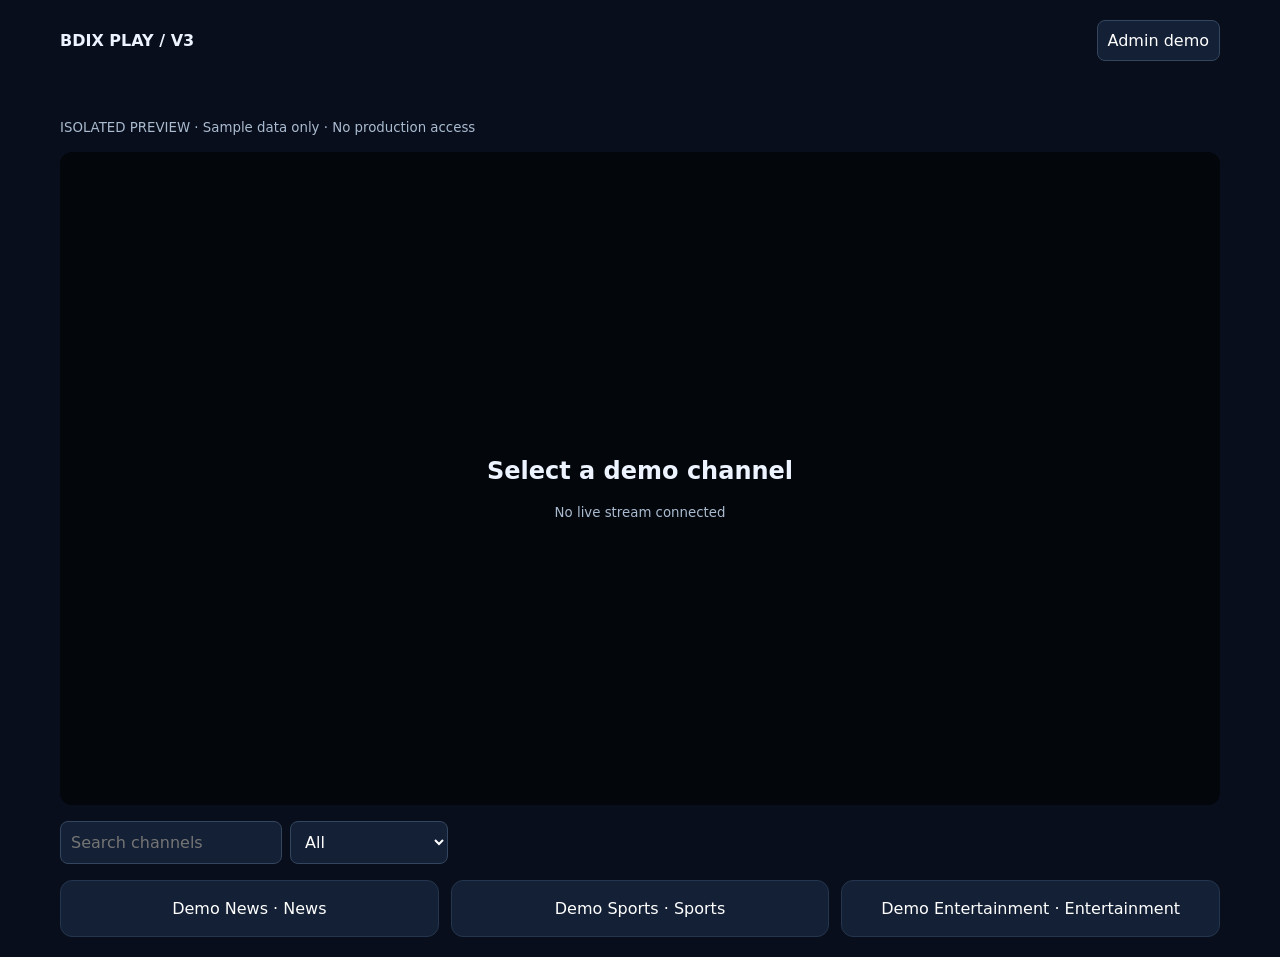
<file: v3-preview/index.html>
<!doctype html><html lang="en"><meta charset="utf-8"><meta name="viewport" content="width=device-width,initial-scale=1"><title>BDIX Play V3 preview</title><style>*{box-sizing:border-box}body{margin:0;background:#080e1b;color:#edf4ff;font:16px system-ui}header,main{padding:20px;max-width:1200px;margin:auto}header{display:flex;justify-content:space-between;align-items:center;gap:12px}button,input,select{font:inherit;padding:10px;border:1px solid #34465e;border-radius:8px;background:#142035;color:white}button{cursor:pointer}button:hover,button:focus-visible{border-color:#38bdf8}small{color:#aabbd0}h1{font-size:24px}.panel,.tile{background:#142035;border:1px solid #25354d;border-radius:12px;padding:18px}.screen{aspect-ratio:16/9;background:#03060b;display:grid;place-content:center;text-align:center;border-radius:12px}.grid{display:grid;grid-template-columns:repeat(auto-fit,minmax(145px,1fr));gap:12px}.bar{display:flex;gap:8px;flex-wrap:wrap;margin:16px 0}.layout{display:grid;grid-template-columns:210px 1fr;gap:18px}nav button{display:block;width:100%;text-align:left;margin-bottom:6px}input{max-width:100%}[hidden]{display:none!important}@media(max-width:650px){.layout{grid-template-columns:1fr}nav{display:flex;overflow:auto;gap:6px}nav button{width:auto;white-space:nowrap}header,main{padding:12px}}</style><header><strong>BDIX PLAY / V3</strong><button id="toggle">Admin demo</button></header><main><p><small>ISOLATED PREVIEW · Sample data only · No production access</small></p><section id="viewer"><div class="screen"><h1 id="selected">Select a demo channel</h1><small>No live stream connected</small></div><div class="bar"><input id="search" placeholder="Search channels" aria-label="Search channels"><select id="category" aria-label="Category"><option>All</option><option>News</option><option>Sports</option><option>Entertainment</option></select></div><div class="grid" id="channels"></div></section><section id="admin" hidden><div class="layout"><nav id="nav" aria-label="Admin demo navigation"></nav><div><h1 id="heading">Dashboard</h1><div id="content"></div></div></div></section></main><script>const $=id=>document.getElementById(id);const data=[{name:'Demo News',category:'News'},{name:'Demo Sports',category:'Sports'},{name:'Demo Entertainment',category:'Entertainment'}];function tile(name,detail){const b=document.createElement('button');b.className='tile';b.textContent=name+' · '+detail;return b}function render(){ $('channels').replaceChildren();for(const c of data.filter(c=>($('category').value==='All'||c.category===$('category').value)&&c.name.toLowerCase().includes($('search').value.toLowerCase()))){const b=tile(c.name,c.category);b.onclick=()=>$('selected').textContent=c.name;$('channels').append(b)}}$('search').oninput=render;$('category').onchange=render;render();$('toggle').onclick=()=>{const show=$('admin').hidden;$('admin').hidden=!show;$('viewer').hidden=show;$('toggle').textContent=show?'Viewer home':'Admin demo'};const pages=['Dashboard','Channels','M3U Import','Categories','Channel Health','Live Viewers','Customization','Security','Settings'];function page(p){$('heading').textContent=p;const el=$('content');el.replaceChildren();const panel=document.createElement('div');panel.className='panel';el.append(panel);if(p==='Dashboard'){panel.className='grid';for(const [n,v] of [['Demo channels',3],['Live viewers','Not connected'],['Playlists',0],['Categories',3]]){const d=document.createElement('div');d.className='tile';d.textContent=n+': '+v;panel.append(d)}}else if(p==='M3U Import'){const label=document.createElement('p');label.textContent='Local playlist metadata preview only. No streams fetched or published.';const f=document.createElement('input');f.type='file';f.accept='.m3u,.m3u8';const out=document.createElement('pre');out.style.whiteSpace='pre-wrap';f.onchange=async()=>{const file=f.files[0];if(!file)return;if(file.size>2000000){out.textContent='File too large';return}const lines=(await file.text()).split(/\r?\n/).filter(l=>l.startsWith('#EXTINF:'));out.textContent=[...new Set(lines.map(l=>l.slice(l.lastIndexOf(',')+1).trim()))].slice(0,200).join('\n')||'No channel metadata found'};panel.append(label,f,out)}else if(p==='Channels'||p==='Categories'){for(const c of data){const d=document.createElement('p');d.textContent=p==='Channels'?c.name:c.category;panel.append(d)}}else{panel.textContent=({Security:'Demo only. Real administrator authentication must be enforced server-side.',Settings:'Public viewing without vouchers is the proposed production mode.',Customization:'Brand and layout settings will require backend integration.', 'Channel Health':'No live health checks in this isolated preview.','Live Viewers':'No real viewer tracking in this preview.'})[p]}}for(const p of pages){const b=document.createElement('button');b.textContent=p;b.onclick=()=>page(p);$('nav').append(b)}page('Dashboard');</script></html>
</file>
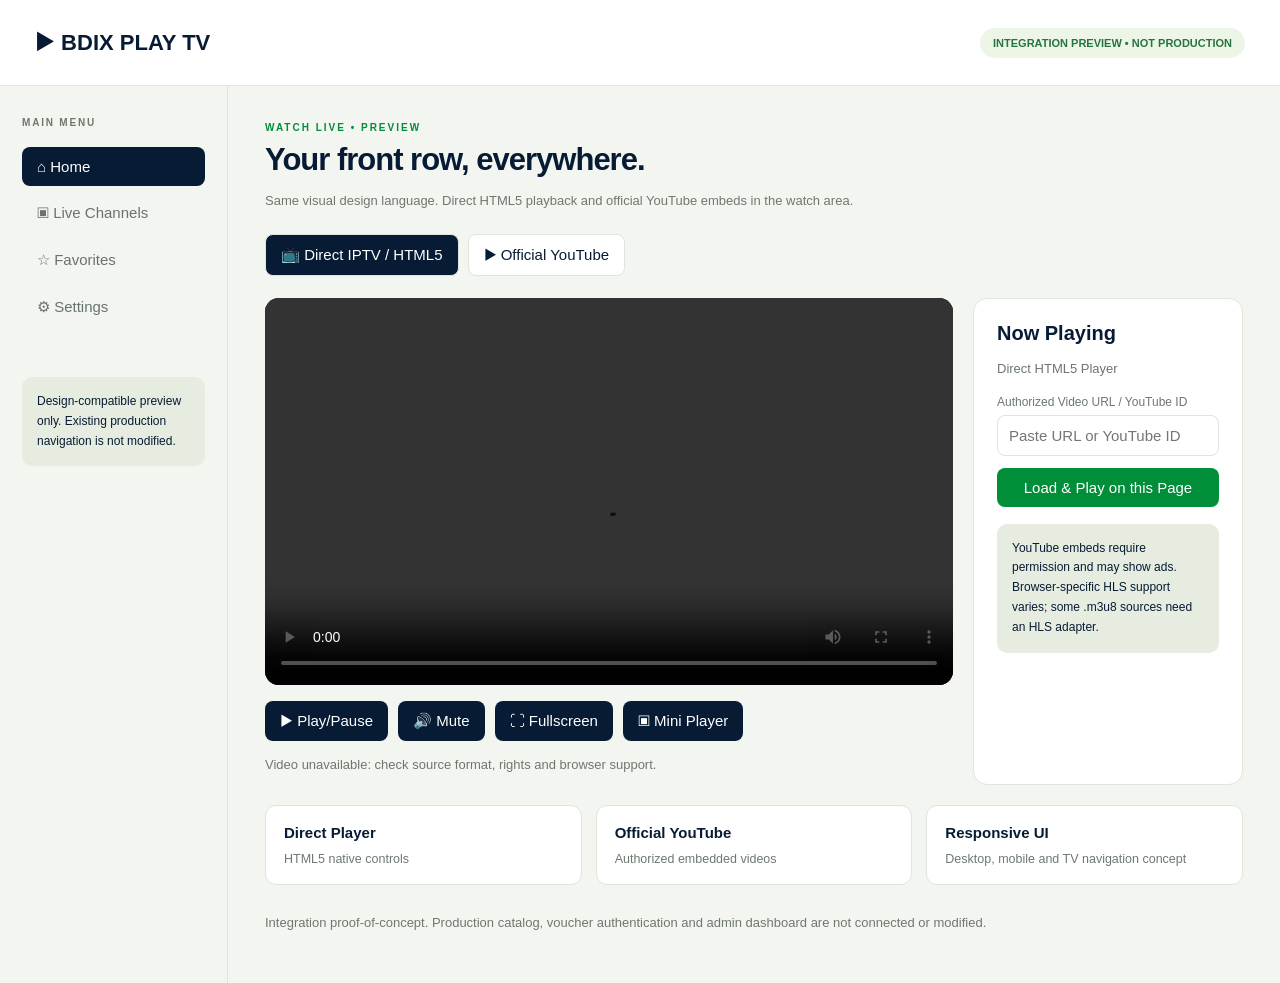
<file: bdix-integrated-player-preview.html>
<!doctype html><html lang="bn"><head><meta charset="utf-8"><meta name="viewport" content="width=device-width,initial-scale=1"><title>BDIX PLAY TV • Integrated Player Preview</title><style>:root{--navy:#071b35;--green:#008e39;--lime:#bced67;--bg:#f3f5f1;--line:#dfe4de;--muted:#6d786f}*{box-sizing:border-box}body{margin:0;background:var(--bg);color:var(--navy);font:15px Arial,sans-serif}button,input{font:inherit}button{cursor:pointer;border:0;border-radius:8px;padding:11px 15px;background:var(--navy);color:white}button:focus-visible,input:focus-visible{outline:3px solid var(--green);outline-offset:3px}header{height:86px;background:white;display:flex;align-items:center;justify-content:space-between;padding:0 35px;border-bottom:1px solid var(--line)}.brand{font-weight:900;font-size:22px}.tag{background:#edf6e6;color:#287342;border-radius:30px;padding:9px 13px;font-size:11px;font-weight:bold}.shell{max-width:1600px;margin:auto;display:flex;min-height:calc(100vh - 86px)}aside{width:228px;flex-shrink:0;padding:31px 22px;border-right:1px solid var(--line)}aside button{display:block;width:100%;text-align:left;margin:7px 0;background:transparent;color:#67746c}aside button.sel{background:var(--navy);color:white}.label{font-size:10px;color:var(--muted);font-weight:bold;letter-spacing:1.8px;margin-bottom:19px}main{padding:36px 37px;min-width:0;width:100%}h1{font-size:31px;letter-spacing:-1px;margin:9px 0 10px}.eyebrow{font-size:10px;letter-spacing:2px;font-weight:bold;color:var(--green)}.sub{font-size:13px;color:var(--muted);line-height:1.6}.watch-layout{display:grid;grid-template-columns:minmax(0,1fr) 270px;gap:20px}.screen{aspect-ratio:16/9;background:#07182e;border-radius:14px;overflow:hidden;position:relative}.screen video,.screen iframe{width:100%;height:100%;display:block;border:0;background:#000;object-fit:contain}.screen [hidden]{display:none}.now{background:white;border:1px solid var(--line);border-radius:14px;padding:23px}.now h2{font-size:20px;margin:0 0 14px}.now label{font-size:12px;color:var(--muted);display:block;margin:15px 0 6px}.now input{width:100%;padding:11px;border:1px solid var(--line);border-radius:8px}.now button{width:100%;margin-top:12px}.now button.green{background:var(--green)}.controls{display:flex;gap:10px;flex-wrap:wrap;margin:16px 0}.controls button{background:var(--navy)}.tabs{display:flex;gap:9px;flex-wrap:wrap;margin:22px 0}.tabs button{background:white;border:1px solid var(--line);color:var(--navy)}.tabs button.sel{background:var(--navy);color:white}.note{background:#e6ecdf;padding:15px;border-radius:10px;font-size:12px;line-height:1.65}.status{font-size:13px;color:var(--muted)}.cardgrid{display:grid;grid-template-columns:repeat(3,1fr);gap:14px;margin-top:20px}.card{background:white;border:1px solid var(--line);border-radius:11px;padding:18px}.card strong{display:block;margin-bottom:8px}.card small{color:var(--muted)}@media(max-width:900px){aside{display:none}.watch-layout{grid-template-columns:1fr}main{padding:20px 15px}.cardgrid{grid-template-columns:1fr 1fr}header{padding:0 16px}}@media(max-width:480px){.cardgrid{grid-template-columns:1fr}h1{font-size:25px}}</style></head><body><header><div class="brand">▶ BDIX PLAY TV</div><span class="tag">INTEGRATION PREVIEW • NOT PRODUCTION</span></header><div class="shell"><aside><div class="label">MAIN MENU</div><button class="sel">⌂ Home</button><button>▣ Live Channels</button><button>☆ Favorites</button><button>⚙ Settings</button><div class="note" style="margin-top:50px">Design-compatible preview only. Existing production navigation is not modified.</div></aside><main><div class="eyebrow">WATCH LIVE • PREVIEW</div><h1>Your front row, everywhere.</h1><p class="sub">Same visual design language. Direct HTML5 playback and official YouTube embeds in the watch area.</p><div class="tabs"><button id="nativeTab" class="sel">📺 Direct IPTV / HTML5</button><button id="ytTab">▶ Official YouTube</button></div><div class="watch-layout"><section><div class="screen" id="screen"><video id="video" controls playsinline preload="metadata" src="https://interactive-examples.mdn.mozilla.net/media/cc0-videos/flower.mp4"></video><div id="ytMount" hidden style="width:100%;height:100%"></div></div><div class="controls"><button id="play">▶ Play/Pause</button><button id="mute">🔊 Mute</button><button id="full">⛶ Fullscreen</button><button id="pip">▣ Mini Player</button></div><p class="status" id="status" role="status">Native HTML5 demo loaded. Only use streams you are authorized to distribute.</p></section><section class="now"><h2>Now Playing</h2><p class="sub" id="modeLabel">Direct HTML5 Player</p><label for="url">Authorized Video URL / YouTube ID</label><input id="url" placeholder="Paste URL or YouTube ID"><button id="load" class="green">Load & Play on this Page</button><div class="note" style="margin-top:17px">YouTube embeds require permission and may show ads. Browser-specific HLS support varies; some .m3u8 sources need an HLS adapter.</div></section></div><div class="cardgrid"><div class="card"><strong>Direct Player</strong><small>HTML5 native controls</small></div><div class="card"><strong>Official YouTube</strong><small>Authorized embedded videos</small></div><div class="card"><strong>Responsive UI</strong><small>Desktop, mobile and TV navigation concept</small></div></div><p class="sub" style="margin-top:28px">Integration proof-of-concept. Production catalog, voucher authentication and admin dashboard are not connected or modified.</p></main></div><script>(()=>{const $=id=>document.getElementById(id),v=$('video');let mode='native';function status(t){$('status').textContent=t}function switchMode(m){mode=m;const n=m==='native';$('nativeTab').classList.toggle('sel',n);$('ytTab').classList.toggle('sel',!n);$('modeLabel').textContent=n?'Direct HTML5 Player':'YouTube Official Embed';v.hidden=!n;$('ytMount').hidden=n;$('play').hidden=!n;$('mute').hidden=!n;$('pip').hidden=!n;if(n)$('ytMount').replaceChildren();else v.pause();status(n?'Native mode selected.':'YouTube embed mode selected.')}function idFrom(s){s=s.trim();if(/^[A-Za-z0-9_-]{11}$/.test(s))return s;try{const u=new URL(s),h=u.hostname.toLowerCase();if(!['youtube.com','www.youtube.com','m.youtube.com','youtu.be','www.youtu.be'].includes(h))return null;let id=h.includes('youtu.be')?u.pathname.split('/')[1]:u.pathname==='/watch'?u.searchParams.get('v'):u.pathname.split('/')[2];return /^[A-Za-z0-9_-]{11}$/.test(id||'')?id:null}catch{return null}}$('nativeTab').onclick=()=>switchMode('native');$('ytTab').onclick=()=>switchMode('youtube');$('load').onclick=()=>{const s=$('url').value.trim();if(mode==='native'){try{const u=new URL(s);if(!['https:','http:'].includes(u.protocol))throw Error();v.src=u.href;v.load();status('Source loaded. Press Play.')}catch{status('Enter a valid authorized HTTP(S) video URL.')}}else{const id=idFrom(s);if(!id){status('Enter a valid YouTube URL or video ID.');return}const f=document.createElement('iframe');f.src='https://www.youtube-nocookie.com/embed/'+encodeURIComponent(id)+'?playsinline=1';f.title='Official YouTube player';f.allow='autoplay; encrypted-media; picture-in-picture; fullscreen';f.allowFullscreen=true;f.referrerPolicy='strict-origin-when-cross-origin';$('ytMount').replaceChildren(f);status('Official YouTube embed loaded.')}};$('play').onclick=async()=>{try{if(v.paused)await v.play();else v.pause()}catch(e){status(e.message)}};$('mute').onclick=()=>{v.muted=!v.muted;$('mute').textContent=v.muted?'🔇 Unmute':'🔊 Mute'};$('full').onclick=async()=>{try{if(document.fullscreenElement)await document.exitFullscreen();else await $('screen').requestFullscreen()}catch(e){status('Fullscreen unavailable: '+e.message)}};$('pip').onclick=async()=>{try{if(document.pictureInPictureElement)await document.exitPictureInPicture();else if(document.pictureInPictureEnabled)await v.requestPictureInPicture();else status('PiP unsupported')}catch(e){status('PiP unavailable: '+e.message)}};v.onerror=()=>status('Video unavailable: check source format, rights and browser support.')})();</script></body></html>
</file>
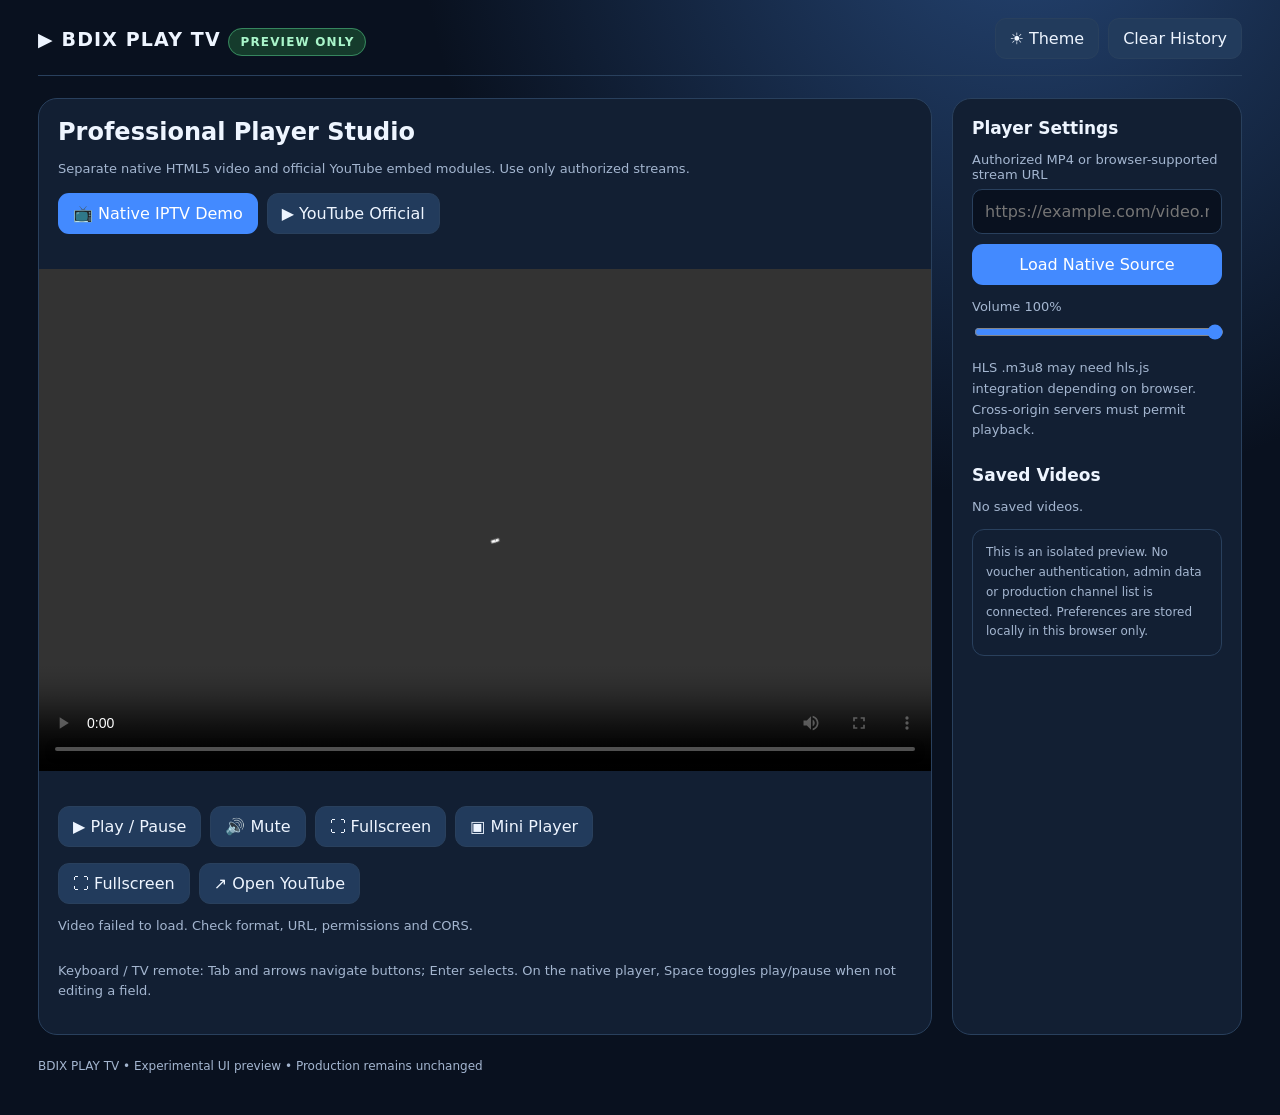
<file: player-studio-preview.html>
<!doctype html>
<html lang="en"><head><meta charset="utf-8"><meta name="viewport" content="width=device-width,initial-scale=1"><meta name="theme-color" content="#09111f"><title>BDIX PLAY TV — Player Studio Preview</title>
<style>
:root{font-family:Inter,system-ui,Arial,sans-serif;color-scheme:dark;--bg:#09111f;--panel:#121f33;--line:#29405d;--text:#eef5ff;--muted:#a4b6d0;--accent:#438aff}*{box-sizing:border-box}body{margin:0;background:radial-gradient(circle at 80% -10%,#254574,transparent 38%),var(--bg);color:var(--text);min-height:100vh}body.light{color-scheme:light;--bg:#f2f6fc;--panel:#fff;--line:#cdd9ea;--text:#172b45;--muted:#536d89;--accent:#1559cf}button,input,select{font:inherit}button{cursor:pointer;background:#223b5c;color:var(--text);border:1px solid var(--line);border-radius:11px;padding:10px 14px}button:hover{filter:brightness(1.13)}button:focus-visible,input:focus-visible,select:focus-visible{outline:3px solid #65a7ff;outline-offset:3px}.primary,.active{background:var(--accent);color:#fff;border-color:transparent}.shell{max-width:1240px;margin:auto;padding:18px}.top{display:flex;justify-content:space-between;gap:12px;align-items:center;border-bottom:1px solid var(--line);padding-bottom:16px;flex-wrap:wrap}.brand{font-weight:850;letter-spacing:.06em;font-size:19px}.pill{border:1px solid #36865e;background:#153b2c;color:#a9f5ca;border-radius:99px;padding:6px 11px;font-size:12px}.layout{display:grid;grid-template-columns:minmax(0,1fr) 290px;gap:20px;margin-top:22px}.card{background:var(--panel);border:1px solid var(--line);border-radius:19px;overflow:hidden}.pad{padding:19px}.tabs,.actions{display:flex;gap:9px;flex-wrap:wrap;margin-bottom:16px}.stage{background:#000;aspect-ratio:16/9;position:relative}.stage video,.stage iframe{width:100%;height:100%;display:block;border:0;object-fit:contain}.stage iframe{position:absolute;inset:0}.stage .empty{height:100%;display:grid;place-items:center;color:#ccd8e9;text-align:center;padding:25px}.stage:fullscreen{display:grid;place-items:center}.stage:fullscreen video,.stage:fullscreen iframe{max-height:100vh}.controls{display:flex;gap:9px;flex-wrap:wrap;margin-top:16px}.controls button{min-width:95px}.info{color:var(--muted);font-size:13px;line-height:1.6}h1{font-size:24px;margin:0 0 6px}h2{font-size:17px;margin:0 0 14px}label{display:block;font-size:13px;margin:14px 0 7px;color:var(--muted)}input{width:100%;padding:12px;background:var(--bg);border:1px solid var(--line);color:var(--text);border-radius:10px}input[type=range]{padding:0;accent-color:var(--accent)}.sidebar button{width:100%;margin-top:10px}.sidebar .row{display:flex;gap:8px}.sidebar .row button{flex:1}.status{margin-top:14px;min-height:30px;color:var(--muted);font-size:13px}.hint{border:1px solid var(--line);border-radius:12px;padding:13px;margin-top:15px;color:var(--muted);font-size:12px;line-height:1.65}.history{font-size:13px;color:var(--muted);overflow-wrap:anywhere}footer{padding:24px 0;color:var(--muted);font-size:12px}@media(max-width:850px){.layout{grid-template-columns:1fr}.shell{padding:12px}.pad{padding:14px}h1{font-size:20px}}@media(prefers-reduced-motion:reduce){*{scroll-behavior:auto!important;animation:none!important;transition:none!important}}
</style></head><body><div class="shell">
<header class="top"><div class="brand">▶ BDIX PLAY TV <span class="pill">PREVIEW ONLY</span></div><div class="actions" style="margin:0"><button id="theme">☀ Theme</button><button id="clear">Clear History</button></div></header>
<main class="layout"><section class="card"><div class="pad"><h1>Professional Player Studio</h1><p class="info">Separate native HTML5 video and official YouTube embed modules. Use only authorized streams.</p><nav class="tabs" aria-label="Player type"><button id="nativeTab" class="active" aria-pressed="true">📺 Native IPTV Demo</button><button id="youtubeTab" aria-pressed="false">▶ YouTube Official</button></nav></div>
<div class="stage" id="stage"><video id="native" controls playsinline preload="metadata" crossorigin="anonymous" poster="" src="https://interactive-examples.mdn.mozilla.net/media/cc0-videos/flower.mp4"></video><div id="youtubeMount" hidden></div></div>
<div class="pad"><div class="controls" id="nativeControls"><button id="play">▶ Play / Pause</button><button id="mute">🔊 Mute</button><button id="full">⛶ Fullscreen</button><button id="pip">▣ Mini Player</button></div><div class="controls" id="youtubeControls" hidden><button id="youtubeFull">⛶ Fullscreen</button><button id="youtubeOpen">↗ Open YouTube</button></div><p id="status" class="status" role="status" aria-live="polite">Native HTML5 demo ready. Select Play.</p><p class="info">Keyboard / TV remote: Tab and arrows navigate buttons; Enter selects. On the native player, Space toggles play/pause when not editing a field.</p></div></section>
<aside class="card sidebar"><div class="pad"><h2>Player Settings</h2><div id="nativeSettings"><label for="streamUrl">Authorized MP4 or browser-supported stream URL</label><input id="streamUrl" type="url" placeholder="https://example.com/video.mp4"><button id="loadNative" class="primary">Load Native Source</button><label for="volume">Volume <span id="volumeLabel">100%</span></label><input id="volume" type="range" min="0" max="100" value="100"><p class="info">HLS .m3u8 may need hls.js integration depending on browser. Cross-origin servers must permit playback.</p></div><div id="youtubeSettings" hidden><label for="youtubeUrl">YouTube video URL or video ID</label><input id="youtubeUrl" placeholder="https://www.youtube.com/watch?v=..."><button id="loadYoutube" class="primary">Load Official Embed</button><button id="favorite">☆ Save Video ID</button><p class="info">Only publicly embeddable videos work. YouTube's ads, controls and playback restrictions remain unchanged.</p></div><h2 style="margin-top:24px">Saved Videos</h2><div id="saved" class="history">No saved videos.</div><div class="hint">This is an isolated preview. No voucher authentication, admin data or production channel list is connected. Preferences are stored locally in this browser only.</div></div></aside></main>
<footer>BDIX PLAY TV • Experimental UI preview • Production remains unchanged</footer></div>
<script>
(()=>{'use strict';
const $=id=>document.getElementById(id);
const video=$('native'), stage=$('stage');
let mode='native',currentYouTube='',saved=[];
try{const s=JSON.parse(localStorage.getItem('bdix-player-saved')||'[]');if(Array.isArray(s))saved=s.filter(v=>typeof v==='string'&&/^[A-Za-z0-9_-]{11}$/.test(v)).slice(0,30)}catch{}
const status=msg=>{$('status').textContent=msg};
function setMode(next){mode=next;const native=next==='native';$('nativeTab').classList.toggle('active',native);$('youtubeTab').classList.toggle('active',!native);$('nativeTab').setAttribute('aria-pressed',String(native));$('youtubeTab').setAttribute('aria-pressed',String(!native));$('native').hidden=!native;$('youtubeMount').hidden=native;$('nativeControls').hidden=!native;$('youtubeControls').hidden=native;$('nativeSettings').hidden=!native;$('youtubeSettings').hidden=native;if(!native){video.pause()}else{$('youtubeMount').replaceChildren()}status(native?'Native player ready.':'YouTube official embed mode. Paste a video URL or ID.')}
$('nativeTab').onclick=()=>setMode('native');$('youtubeTab').onclick=()=>setMode('youtube');
$('play').onclick=async()=>{try{if(video.paused)await video.play();else video.pause()}catch(e){status('Playback blocked: '+e.message)}};
$('mute').onclick=()=>{video.muted=!video.muted;$('mute').textContent=video.muted?'🔇 Unmute':'🔊 Mute'};
async function fullscreen(){try{if(document.fullscreenElement)await document.exitFullscreen();else await stage.requestFullscreen()}catch(e){status('Fullscreen unavailable: '+e.message)}}
$('full').onclick=fullscreen;$('youtubeFull').onclick=fullscreen;
$('pip').onclick=async()=>{try{if(document.pictureInPictureElement)await document.exitPictureInPicture();else if(document.pictureInPictureEnabled)await video.requestPictureInPicture();else status('Mini Player not supported on this browser.')}catch(e){status('Mini Player unavailable: '+e.message)}};
$('volume').oninput=e=>{video.volume=Number(e.target.value)/100;$('volumeLabel').textContent=e.target.value+'%'};
$('loadNative').onclick=()=>{const value=$('streamUrl').value.trim();let url;try{url=new URL(value);if(!['https:','http:'].includes(url.protocol))throw Error('Invalid protocol')}catch{status('Enter a valid HTTPS video URL.');return}video.pause();video.src=url.href;video.load();status('Source loaded. Press Play. HLS requires compatible browser/player.')};
video.addEventListener('error',()=>status('Video failed to load. Check format, URL, permissions and CORS.'));
video.addEventListener('playing',()=>status('Native video playing.'));
function parseYoutube(raw){raw=raw.trim();if(/^[\w-]{11}$/.test(raw))return raw;try{const u=new URL(raw);const h=u.hostname.toLowerCase();let id='';if(h==='youtu.be'||h==='www.youtu.be')id=u.pathname.split('/')[1];else if(h==='youtube.com'||h==='www.youtube.com'||h==='m.youtube.com'||h==='youtube-nocookie.com'||h==='www.youtube-nocookie.com'){const p=u.pathname.split('/').filter(Boolean);id=p[0]==='watch'?u.searchParams.get('v'):(['live','embed','shorts'].includes(p[0])?p[1]:'')}return /^[\w-]{11}$/.test(id||'')?id:null}catch{return null}}
function loadYouTube(id){currentYouTube=id;const iframe=document.createElement('iframe');iframe.src='https://www.youtube-nocookie.com/embed/'+encodeURIComponent(id)+'?playsinline=1';iframe.title='YouTube official embedded video';iframe.allow='accelerometer; autoplay; clipboard-write; encrypted-media; gyroscope; picture-in-picture; web-share';iframe.allowFullscreen=true;iframe.referrerPolicy='strict-origin-when-cross-origin';$('youtubeMount').replaceChildren(iframe);status('Official YouTube embed loaded. Playback depends on video permissions.')}
$('loadYoutube').onclick=()=>{const id=parseYoutube($('youtubeUrl').value);if(!id){status('Enter a valid YouTube video URL or 11-character ID.');return}loadYouTube(id)};
$('youtubeOpen').onclick=()=>{if(currentYouTube)window.open('https://www.youtube.com/watch?v='+encodeURIComponent(currentYouTube),'_blank','noopener,noreferrer');else status('Load a YouTube video first.')};
function renderSaved(){$('saved').replaceChildren();if(!saved.length){$('saved').textContent='No saved videos.';return}saved.forEach(id=>{const b=document.createElement('button');b.textContent='▶ '+id;b.style.width='100%';b.onclick=()=>{setMode('youtube');$('youtubeUrl').value=id;loadYouTube(id)};$('saved').appendChild(b)})}
$('favorite').onclick=()=>{if(!currentYouTube){status('Load a YouTube video first.');return}if(!saved.includes(currentYouTube))saved.unshift(currentYouTube);saved=saved.slice(0,30);try{localStorage.setItem('bdix-player-saved',JSON.stringify(saved))}catch{}renderSaved();status('Saved locally: '+currentYouTube)};
$('clear').onclick=()=>{saved=[];try{localStorage.removeItem('bdix-player-saved')}catch{}renderSaved();status('Saved videos cleared.')};
$('theme').onclick=()=>document.body.classList.toggle('light');
document.addEventListener('keydown',e=>{if(mode!=='native'||e.code!=='Space'||e.altKey||e.ctrlKey||e.metaKey||['INPUT','TEXTAREA','BUTTON','SELECT'].includes(document.activeElement?.tagName))return;e.preventDefault();$('play').click()});
renderSaved();
})();
</script></body></html>
</file>
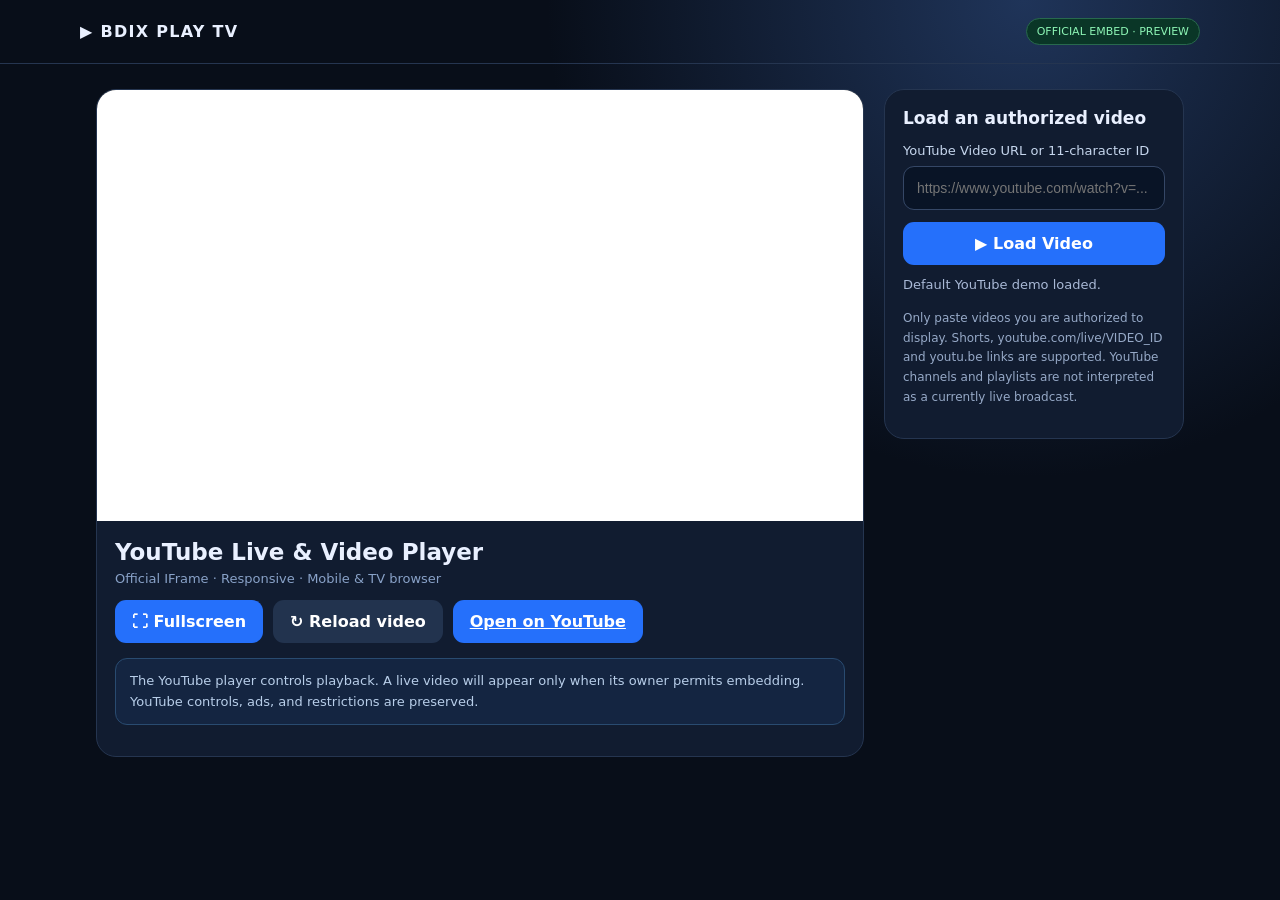
<file: youtube-live.html>
<!doctype html>
<html lang="en"><head><meta charset="utf-8"><meta name="viewport" content="width=device-width,initial-scale=1,viewport-fit=cover"><meta name="theme-color" content="#080e19"><title>BDIX PLAY TV · YouTube Official Player Preview</title>
<style>
:root{color-scheme:dark;font-family:system-ui,-apple-system,Segoe UI,sans-serif;background:#080e19;color:#e9f0ff}*{box-sizing:border-box}body{margin:0;min-height:100vh;background:radial-gradient(circle at 80% 0,#1f3459 0,transparent 35%),#080e19}header{border-bottom:1px solid #253550;padding:18px max(16px,calc((100vw - 1120px)/2));display:flex;justify-content:space-between;align-items:center;gap:12px}strong{letter-spacing:.08em}.tag{font-size:11px;color:#8df5b5;border:1px solid #28694d;background:#0a3627;padding:6px 10px;border-radius:40px}main{max-width:1120px;margin:auto;padding:25px 16px 60px}.grid{display:grid;grid-template-columns:minmax(0,1fr) 300px;gap:20px}.stage,.sidebar{border:1px solid #253550;border-radius:20px;background:#111c30;overflow:hidden}.player{width:100%;aspect-ratio:16/9;background:black;position:relative}.player iframe{width:100%;height:100%;border:0;display:block}.details{padding:18px}h1{font-size:23px;margin:0 0 6px}p{color:#a9b9d6;line-height:1.6}.sidebar{padding:18px;align-self:start}h2{font-size:17px;margin:0 0 15px}label{font-size:13px;color:#c6d6ed;display:block;margin-bottom:8px}input{width:100%;border-radius:11px;border:1px solid #354766;background:#091426;color:white;padding:13px;font-size:14px;outline-offset:3px}button,.link{font:inherit;border:0;border-radius:11px;background:#2570fb;color:#fff;font-weight:650;cursor:pointer;padding:12px 17px;text-align:center}button:focus-visible,a:focus-visible{outline:3px solid #80b1ff;outline-offset:3px}button.secondary{background:#22334e}button:hover{filter:brightness(1.12)}.actions{display:flex;flex-wrap:wrap;gap:10px;margin-top:14px}.sidebar button{width:100%;margin-top:12px}.note{font-size:12px;color:#96a9c7;line-height:1.65}.status{font-size:13px;color:#a9b9d6;margin-top:10px}.meta{font-size:13px;color:#89a2c8}.warning{background:#142541;border:1px solid #294b70;padding:12px 14px;border-radius:12px;margin-top:15px;font-size:13px;color:#b8cee9}@media(max-width:760px){.grid{grid-template-columns:1fr}header{padding:15px 16px}h1{font-size:20px}}@media(prefers-reduced-motion:reduce){*{scroll-behavior:auto!important;transition:none!important}}
</style></head><body><header><strong>▶ BDIX PLAY TV</strong><span class="tag">OFFICIAL EMBED · PREVIEW</span></header><main><div class="grid"><section class="stage"><div class="player" id="player"><iframe id="yt" title="YouTube Official Embedded Player" src="https://www.youtube-nocookie.com/embed/M7lc1UVf-VE?playsinline=1" referrerpolicy="strict-origin-when-cross-origin" allow="accelerometer; autoplay; encrypted-media; gyroscope; picture-in-picture; web-share" allowfullscreen></iframe></div><div class="details"><h1>YouTube Live & Video Player</h1><div class="meta">Official IFrame · Responsive · Mobile & TV browser</div><div class="actions"><button type="button" id="fullscreen">⛶ Fullscreen</button><button type="button" class="secondary" id="reload">↻ Reload video</button><a class="link" id="original" href="https://www.youtube.com/watch?v=M7lc1UVf-VE" target="_blank" rel="noopener noreferrer">Open on YouTube</a></div><p class="warning">The YouTube player controls playback. A live video will appear only when its owner permits embedding. YouTube controls, ads, and restrictions are preserved.</p></div></section><aside class="sidebar"><h2>Load an authorized video</h2><label for="url">YouTube Video URL or 11-character ID</label><input id="url" placeholder="https://www.youtube.com/watch?v=..." autocomplete="off" spellcheck="false"><button type="button" id="load">▶ Load Video</button><p class="status" id="status" role="status" aria-live="polite">Default YouTube demo loaded.</p><p class="note">Only paste videos you are authorized to display. Shorts, youtube.com/live/VIDEO_ID and youtu.be links are supported. YouTube channels and playlists are not interpreted as a currently live broadcast.</p></aside></div></main><script>
(() => {'use strict';const input=document.getElementById('url'),player=document.getElementById('player'),frame=document.getElementById('yt'),status=document.getElementById('status'),original=document.getElementById('original');let current='M7lc1UVf-VE';function getId(v){v=v.trim();if(/^[a-zA-Z0-9_-]{11}$/.test(v))return v;try{const u=new URL(v);if(u.protocol!=='https:')return null;const host=u.hostname.toLowerCase().replace(/^www\./,'').replace(/^m\./,'');if(host==='youtu.be')return u.pathname.split('/')[1]||null;if(host==='youtube.com'||host==='youtube-nocookie.com'){if(u.pathname==='/watch')return u.searchParams.get('v');const match=u.pathname.match(/^\/(?:embed|live|shorts)\/([^/]+)/);return match?.[1]||null}}catch(e){}return null}function load(id){if(!id||!/^[\w-]{11}$/.test(id)){status.textContent='Invalid URL or video ID. Please enter an official YouTube video link.';return}current=id;frame.src='https://www.youtube-nocookie.com/embed/'+encodeURIComponent(id)+'?playsinline=1';original.href='https://www.youtube.com/watch?v='+encodeURIComponent(id);status.textContent='Loaded video '+id+'. Playback depends on YouTube embed permissions.'}document.getElementById('load').addEventListener('click',()=>load(getId(input.value)));input.addEventListener('keydown',e=>{if(e.key==='Enter')load(getId(input.value))});document.getElementById('reload').addEventListener('click',()=>load(current));document.getElementById('fullscreen').addEventListener('click',()=>{if(player.requestFullscreen)player.requestFullscreen().catch(()=>{status.textContent='Fullscreen is not supported by this browser.'})});})();
</script></body></html>
</file>
